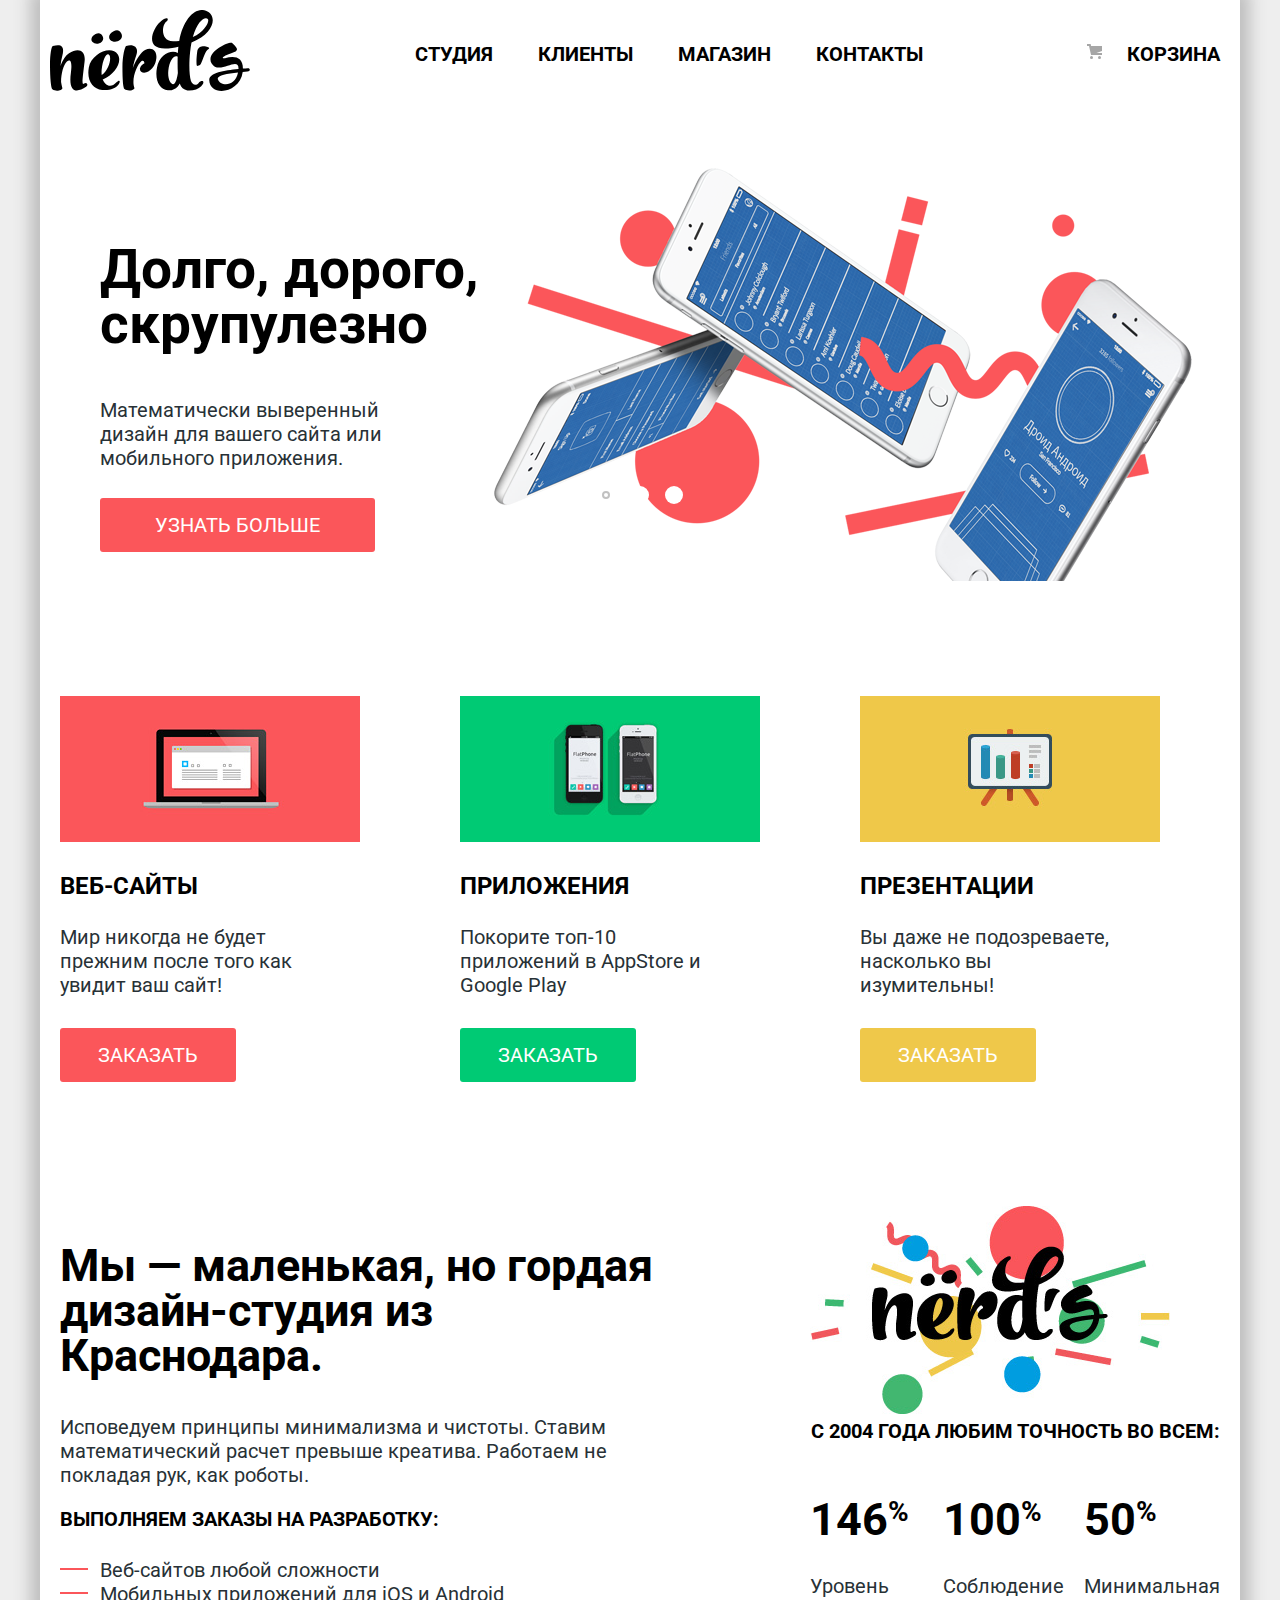
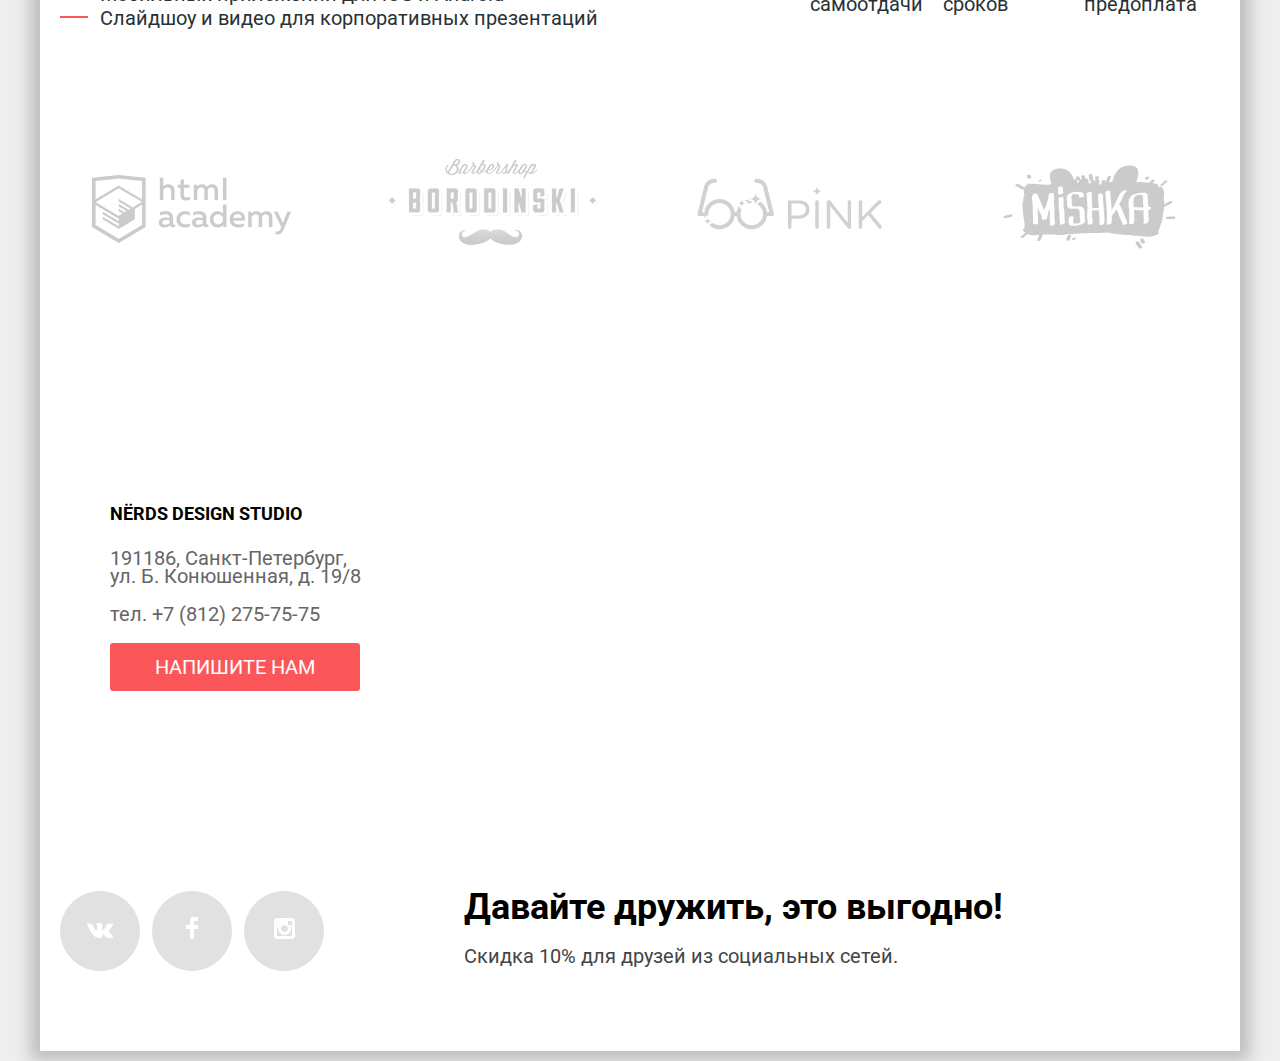
<file: index.html>
<!DOCTYPE html>
<html lang="ru">
    <head>
        <meta charset="utf-8">
        <title>HTML Academy: Нердс Главная</title>
        <link href="https://fonts.googleapis.com/css?family=Roboto:400,700&amp;subset=cyrillic,cyrillic-ext" rel="stylesheet">
        <link rel="stylesheet" type="text/css" href="css/normalize.css" />
        <link rel="stylesheet" type="text/css" href="css/style.css" />
    </head>
    <body>
        <div class="big-container very-big-container">
            
            <header class="main-header">
                <a href="#" class="main-header-logo">
                    <img src="img/nerds-logo.svg" alt="Логотип Нердс">
                </a>
                <nav class="main-navigation">
                    <ul class="site-navigation">
                        <li class="site-navigation-item"><a href="#">Студия</a></li>
                        <li class="site-navigation-item"><a href="#">Клиенты</a></li>
                        <li class="site-navigation-item"><a href="inner.html">Магазин</a></li>
                        <li class="site-navigation-item"><a href="#">Контакты</a></li>
                    </ul>
                </nav>
                <ul class="user-navigation">
                    <li>
                        <a class="shop-link" href="#"><span class="cart-no-opacity">Корзина</span></a>
                    </li>
                </ul>
            </header>

            <main class="container">
                <h1 class="visually-hidden">Нердс</h1>
                <section class="slider">
                    <input class="visually-hidden" type="radio" id="product-1" name="toggle" checked>
                    <input class="visually-hidden" type="radio" id="product-2" name="toggle">
                    <input class="visually-hidden" type="radio" id="product-3" name="toggle">
                    <div class="slider-controls">
                        <label class="slider-controls-item slider-controls-item--1" for="product-1">Первый</label>
                        <label class="slider-controls-item slider-controls-item--2" for="product-2">Второй</label>
                        <label class="slider-controls-item slider-controls-item--3" for="product-3">Третий</label>
                    </div>
                    <ul class="slider-list">
                        <li class="page-slider">
                            <h2>Долго, дорого, скрупулезно</h2>
                            <p>Математически выверенный дизайн для вашего сайта или мобильного приложения.</p>
                            <a class="button button-learn" href="">Узнать больше</a>
                        </li>
                        <li class="page-slider">
                            <h2>Любим математику как никто другой</h2>
                            <p>Никакого креатива, только математические формулы для расчета идеальных пропорций.</p>
                            <a class="button button-learn" href="">Узнать больше</a>
                        </li>
                        <li class="page-slider">
                            <h2>Только ночь, только хардкор</h2>
                            <p>Работать днем, как все? Мы против этого. Ближе к полуночи работа только начинается.</p>
                            <a class="button button-learn" href="">Узнать больше</a>
                        </li>
                    </ul>
                </section>
                <section class="scope">
                    <h2 class="visually-hidden">Наши возможности</h2>
                    <ul class="scope-list">
                        <li class="scope-item">
                            <img src="img/illustration-1.jpg" alt="На картинке изображен ноутбук">
                            <h3>Веб-сайты</h3>
                            <p>Мир никогда не будет прежним после того как увидит ваш сайт!</p>
                            <a class="button button-red" href="">Заказать</a>
                        </li>
                    </ul>
                    <ul class="scope-list">
                        <li class="scope-item">
                            <img src="img/illustration-2.jpg" alt="На картинке изображены телефоны">
                            <h3>Приложения</h3>
                            <p>Покорите топ-10 приложений в AppStore и Google Play</p>
                            <a class="button button-green" href="">Заказать</a>
                        </li>
                    </ul>
                    <ul class="scope-list">
                        <li class="scope-item">
                            <img src="img/illustration-3.jpg" alt="На картинке изображена доска с диаграммами">
                            <h3>Презентации</h3>
                            <p>Вы даже не подозреваете, насколько вы изумительны!</p>
                            <a class="button button-yellow" href="">Заказать</a>
                        </li>
                    </ul>
                </section>
                <div class="welcome-indicators">
                    <section class="welcome">
                        <h2 class="visually-hidden">Приветствие</h2>
                        <h2>Мы — маленькая, но гордая дизайн-студия из Краснодара. </h2>
                        <p>Исповедуем принципы минимализма и чистоты. Ставим математический расчет превыше креатива. Работаем не покладая рук, как роботы.</p>
                        <fieldset class="orders">
                            <legend>Выполняем заказы на разработку:</legend>
                            <ul class="orders-list">
                                <li class="orders-item">Веб-сайтов любой сложности</li>
                                <li class="orders-item">Мобильных приложений для iOS и Android</li>
                                <li class="orders-item">Слайдшоу и видео для корпоративных презентаций</li>
                            </ul>
                        </fieldset>
                    </section>
                    <section class="indicators">
                        <h2 class="visually-hidden">Показатели</h2>
                        <img src="img/nerds-illustration.jpg" alt="Раскрашенный логотип Нердс">
                        <fieldset class="indicators-group">
                            <legend>с 2004 года Любим точность во всем:</legend>
                            <ul class="indicators-group-list">
                                <li class="indicators-group-item">
                                    <h3>146<sup>%</sup></h3>
                                    <p>Уровень самоотдачи</p>
                                </li>
                                <li class="indicators-group-item">
                                    <h3>100<sup>%</sup></h3>
                                    <p>Соблюдение сроков</p>
                                </li>
                                <li class="indicators-group-item">
                                    <h3>50<sup>%</sup></h3>
                                    <p>Минимальная предоплата</p>
                                </li>
                            </ul>
                        </fieldset>
                    </section>
                </div>
                <section class="partners">
                    <ul class="partners-list">
                        <li><a class="partners-site-link" href="#"><img src="img/logo-1.png" alt="HTML Academy"></a></li>
                        <li><a class="partners-site-link" href="#"><img src="img/logo-2.png" alt="Borodinski"></a></li>
                        <li><a class="partners-site-link" href="#"><img src="img/logo-3.png" alt="Pink"></a></li>
                        <li><a class="partners-site-link" href="#"><img src="img/logo-4.png" alt="Mishka"></a></li>
                    </ul>
                </section>
                <section class="map-contacts">
                    <iframe src="https://yandex.ru/map-widget/v1/-/CBFcBUhpPA" width="1200" height="420"></iframe>
                    <div class="contacts">
                        <h3>NЁRDS DESIGN STUDIO</h3>
                        <p>
                        191186, Санкт-Петербург, <br>
                        ул. Б. Конюшенная, д. 19/8
                        </p>
                        <p>тел. +7 (812) 275-75-75</p>
                        <button class="button button-write button-js" type="submit">Напишите нам</button>
                    </div>
                </section>
            </main>

            <footer class="main-footer">
                <ul class="footer-social">
                    <li class="social-button social-vk">
                        <a href="#"><span class="visually-hidden">Вконтакте</span>
                            <svg xmlns="http://www.w3.org/2000/svg" width="26" height="15" viewBox="0 0 26 15"><path fill="#FFF" d="M16.138 11.51c.956-.309 2.18 2.04 3.483 2.939.978.681 1.727.534 1.727.534l3.473-.05s1.815-.112.957-1.554c-.071-.12-.503-1.069-2.585-3.022-2.177-2.043-1.882-1.712.739-5.244 1.597-2.153 2.236-3.468 2.036-4.028-.192-.539-1.365-.399-1.365-.399L20.69.713c-.381.001-.704.119-.851.515-.003.004-.621 1.666-1.445 3.079-1.741 2.989-2.436 3.148-2.724 2.961-.661-.433-.494-1.737-.494-2.664 0-2.897.432-4.105-.846-4.417-.427-.104-.739-.172-1.828-.182-1.392-.021-2.574 0-3.244.329-.445.223-.786.712-.579.74.26.035.843.16 1.155.586.401.552.389 1.789.389 1.789s.229 3.411-.54 3.834c-.528.29-1.25-.302-2.803-3.016-.793-1.388-1.392-2.922-1.392-2.922s-.116-.285-.326-.441c-.25-.185-.6-.244-.6-.244L.848.684S.29.7.085.946c-.182.218-.015.668-.015.668s2.909 6.881 6.203 10.347c3.02 3.182 6.452 2.971 6.452 2.971h1.555s.469-.054.709-.312c.224-.24.214-.691.214-.691s-.031-2.109.935-2.419z"/></svg>
                        </a></li>
                    <li class="social-button social-fb">
                        <a  href="#"><span class="visually-hidden">Фейсбук</span>
                            <svg xmlns="http://www.w3.org/2000/svg" width="12" height="22" viewBox="0 0 12 22"><path fill="#FFF" d="M12 4V0H8a4 4 0 0 0-4 4v4H0v4h4v10h4V12h4V8H8V4h4z"/></svg>
                        </a></li>
                    <li class="social-button social-insta" >
                        <a href="#"><span class="visually-hidden">Инстаграм</span>
                            <svg xmlns="http://www.w3.org/2000/svg" width="21" height="21" viewBox="0 0 21 21"><path fill="#FFF" d="M18 0H3C1.35 0 0 1.35 0 3v15c0 1.65 1.35 3 3 3h15c1.65 0 3-1.35 3-3V3c0-1.65-1.35-3-3-3zm-7.5 7c1.93 0 3.5 1.57 3.5 3.5S12.43 14 10.5 14 7 12.43 7 10.5 8.57 7 10.5 7zM18 18H3V9h1.181A6.504 6.504 0 0 0 4 10.5a6.5 6.5 0 1 0 13 0 6.45 6.45 0 0 0-.181-1.5H18v9zm0-11h-4V3h4v4z"/></svg>
                        </a></li>
                </ul>
                <section class="text-footer">
                    <h2>Давайте дружить, это выгодно!</h2>
                    <p>Скидка 10% для друзей из социальных сетей.</p>
                </section>
            </footer>
            
            <div class="modal for-modal-fixed">
                <div class="modal-comment">
                    <h2>Напишите нам</h2>
                    <button class="modal-close" type="button"></button>
                    <form class="comment-form" action="https://echo.htmlacademy.ru" method="post">
                        <p class="comment-flex">
                            <label class="appointment noValidLogin">Ваше имя:<br>
                                <input id="clearLogin" class="comment-flex-input" type="text" name="login" value="" placeholder="Имя Фамилия">
                            </label>
                            <label class="appointment noValidEmail">Ваш e-mail:<br>
                                <input id="clearEmail" class="comment-flex-input" type="text" name="eMail" value="" placeholder="email@example.com">
                            </label>
                        </p>
                        <p class="text-letter-p">
                            <label class="appointment noValidTextletter">Текст письма:
                                <textarea id="clearTextletter" class="text-letter" name="textLetter" placeholder="В свободной форме"></textarea>
                            </label>
                        </p>
                        <button class="button button-write" type="submit">Отправить</button>
                    </form>
                </div>
            </div>
            
        </div>
        
        <script src="js/form.js"></script>
        
    </body>
</html>
</file>
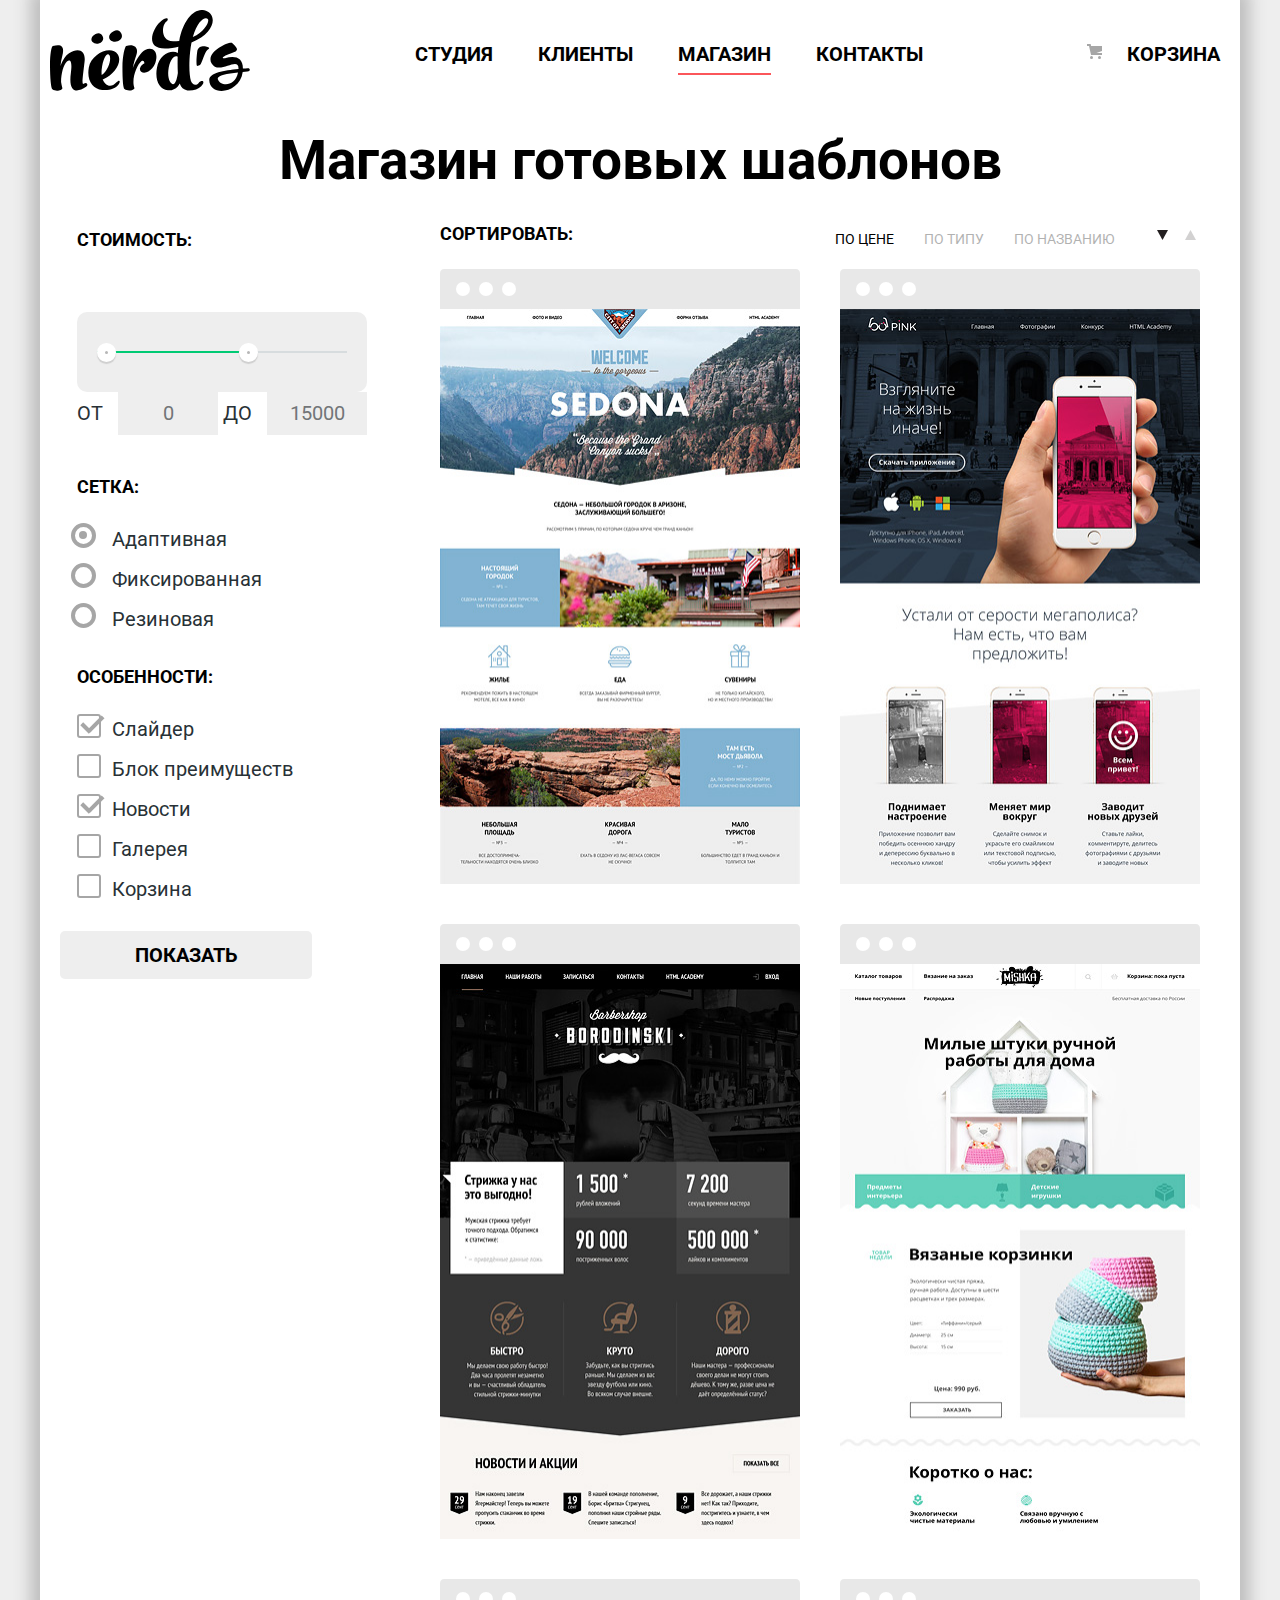
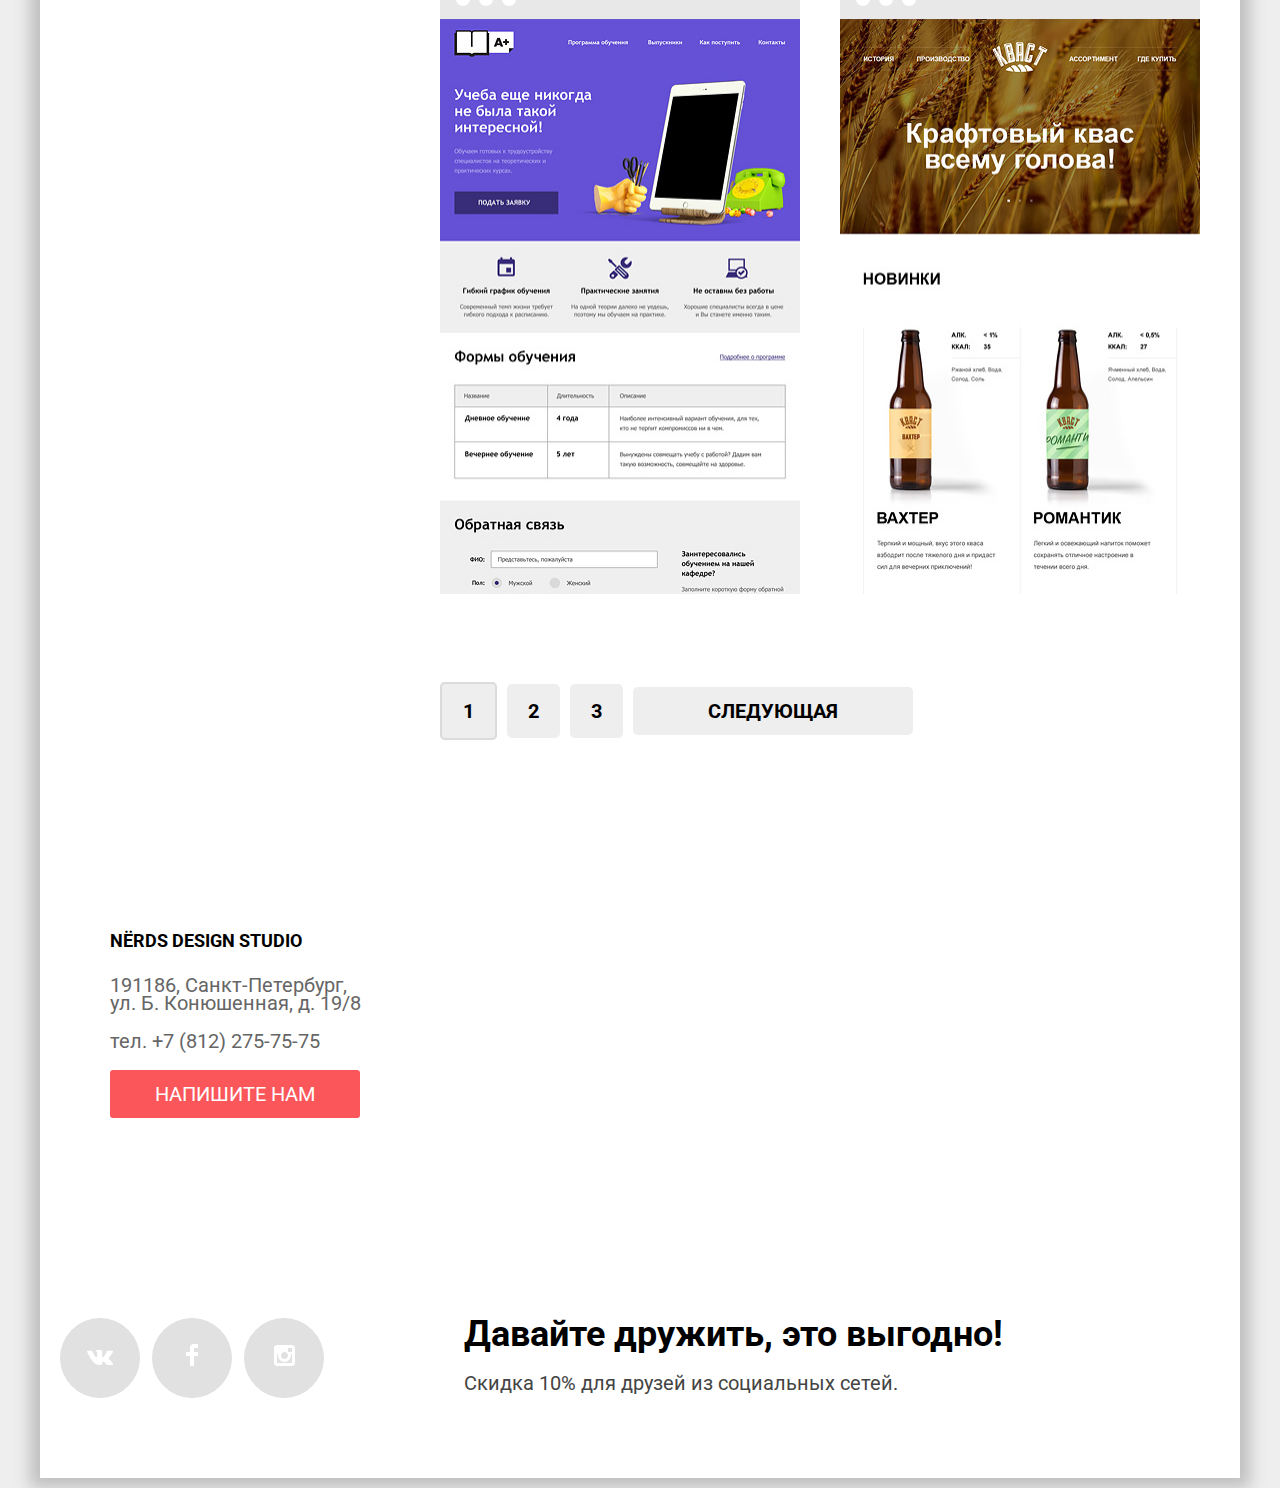
<file: inner.html>
<!DOCTYPE html>
<html lang="ru">
    <head>
        <meta charset="utf-8">
        <title>HTML Academy: Нердс Каталог</title>
        <link href="https://fonts.googleapis.com/css?family=Roboto:400,700&amp;subset=cyrillic,cyrillic-ext" rel="stylesheet">
        <link rel="stylesheet" type="text/css" href="css/normalize.css" />
        <link rel="stylesheet" type="text/css" href="css/style.css" />
    </head>
    <body>
        <div class="big-container">
        
            <header class="main-header">
                <a href="index.html" class="main-header-logo">
                    <img src="img/nerds-logo.svg" alt="Логотип Нердс">
                </a>
                <nav class="main-navigation">
                    <ul class="site-navigation">
                        <li class="site-navigation-item"><a href="#">Студия</a></li>
                        <li class="site-navigation-item"><a href="#">Клиенты</a></li>
                        <li class="site-navigation-item"><a class="site-navigation-current">Магазин</a></li>
                        <li class="site-navigation-item"><a href="#">Контакты</a></li>    
                    </ul>
                </nav>
                <ul class="user-navigation">
                    <li>
                        <a class="shop-link" href="#"><span class="cart-no-opacity">Корзина</span></a>
                    </li>
                </ul>
            </header>

            <main class="container">
                <h1 class="main-caption">Магазин готовых шаблонов</h1>
                <div class="container-flex">
                    <section class="filter">
                        <form class="filter-form" method="get" action="https://echo.htmlacademy.ru">
                            <fieldset class="filter-cost">
                                <legend>Стоимость:</legend>
                                <div class="range-filter">
                                    <div class="range-controls">
                                        <div class="scale">
                                            <div class="bar"></div>
                                        </div>
                                        <div class="toggle toggle-min"></div>
                                        <div class="toggle toggle-max"></div>
                                    </div>
                                    <label for="filter-cost-min-cost">от</label>
                                    <input name="min-cost" value="" placeholder="0" id="filter-cost-min-cost">
                                    <label for="filter-cost-max-cost">до</label>
                                    <input name="max-cost" value="" placeholder="15000" id="filter-cost-max-cost">
                                </div>
                            </fieldset>
                            <fieldset class="filter-grid">
                                <legend>Сетка:</legend>
                                <ul class="filter-grid-list">
                                    <li class="filter-grid-item">
                                        <label class="label-checkbox">
                                            <input class="visually-hidden filter-input filter-input-radio" type="radio" name="view-layout" value="" checked>
                                            <span class="checkbox-indicator"></span>
                                            <span class="checkbox-text">Адаптивная</span>
                                        </label>
                                    </li>
                                    <li class="filter-grid-item">
                                        <label class="label-checkbox">
                                            <input class="visually-hidden filter-input filter-input-radio" type="radio" name="view-layout" value="">
                                            <span class="checkbox-indicator"></span>
                                            <span class="checkbox-text">Фиксированная</span>
                                        </label>
                                    </li>
                                    <li class="filter-grid-item">
                                        <label class="label-checkbox">
                                            <input class="visually-hidden filter-input filter-input-radio" type="radio" name="view-layout" value="">
                                            <span class="checkbox-indicator"></span>
                                            <span class="checkbox-text">Резиновая</span>
                                        </label>
                                    </li>
                                </ul>
                            </fieldset>
                            <fieldset class="filter-properties">
                                <legend>Особенности:</legend>
                                <ul class="filter-properties-list">
                                    <li class="filter-properties-item">
                                        <label class="label-checkbox">
                                            <input class="visually-hidden filter-input filter-input-checkbox" type="checkbox" name="slider" checked>
                                            <span class="checkbox-indicator"></span>
                                            <span class="checkbox-text">Слайдер</span>
                                        </label>
                                    </li>
                                    <li class="filter-properties-item">
                                        <label class="label-checkbox">
                                            <input class="visually-hidden filter-input filter-input-checkbox" type="checkbox" name="advantage">
                                            <span class="checkbox-indicator"></span>
                                            <span class="checkbox-text">Блок преимуществ</span>
                                        </label>
                                    </li>
                                    <li class="filter-properties-item">
                                        <label class="label-checkbox">
                                            <input class="visually-hidden filter-input filter-input-checkbox" type="checkbox" name="news" checked>
                                            <span class="checkbox-indicator"></span>
                                            <span class="checkbox-text">Новости</span>
                                        </label>
                                    </li>
                                    <li class="filter-properties-item">
                                        <label class="label-checkbox">
                                            <input class="visually-hidden filter-input filter-input-checkbox" type="checkbox" name="gallery">
                                            <span class="checkbox-indicator"></span>
                                            <span class="checkbox-text">Галерея</span>
                                        </label>
                                    </li>
                                    <li class="filter-properties-item">
                                        <label class="label-checkbox">
                                            <input class="visually-hidden filter-input filter-input-checkbox" type="checkbox" name="shop">
                                            <span class="checkbox-indicator"></span>
                                            <span class="checkbox-text">Корзина</span>
                                        </label>
                                    </li>
                                </ul>
                            </fieldset>
                            <button class="button button-white">Показать</button>
                        </form>
                    </section>
                    <section class="catalog-sort">
                        <div class="sort">
                            <div class="sort-text">Сортировать:</div>
                            <div class="type-sort">
                                <a class="button button-sort button-sort-current" href="#">По цене</a>
                                <a class="button button-sort" href="#">По типу</a>
                                <a class="button button-sort" href="#">По названию</a>
                                <a class="icons-dir icon-down-dir icon-current" href="#"></a>
                                <a class="icons-dir icon-up-dir" href="#"></a>
                            </div>
                        </div>
                        <div class="catalog">
                            <ul class="catalog-list">
                                <li class="catalog-item">
                                    <span class="svg-browser"></span>
                                    <a class="catalog-image" href="#">
                                        <img src="img/lending1.jpg" alt="Лендинг сайта, который можно заказать у нас">
                                    </a>
                                    <div class="description">
                                        <h3>Sedona</h3>
                                        <p>Информационный сайт для туристов</p>
                                        <a class="button button-cost" href="#">9900 Руб.</a>
                                    </div>
                                </li>
                                <li class="catalog-item">
                                    <span class="svg-browser"></span>
                                    <a class="catalog-image" href="#">
                                        <img src="img/lending2.jpg" alt="Лендинг сайта, который можно заказать у нас">
                                    </a>
                                    <div class="description">
                                        <h3>Pink App</h3>
                                        <p>Продуктовый лендинг приложения для iOS и Android</p>
                                        <a class="button button-cost" href="#">9900 Руб.</a>
                                    </div>
                                </li>
                                <li class="catalog-item">
                                    <span class="svg-browser"></span>
                                    <a class="catalog-image" href="#">
                                        <img src="img/lending3.jpg" alt="Лендинг сайта, который можно заказать у нас">
                                    </a>
                                    <div class="description">
                                        <h3>Barbershop</h3>
                                        <p>Сайт салона красоты. Для мужчин, да.</p>
                                        <a class="button button-cost" href="#">9900 Руб.</a>
                                    </div>
                                </li>
                                <li class="catalog-item">
                                    <span class="svg-browser"></span>
                                    <a class="catalog-image" href="#">
                                        <img src="img/lending4.jpg" alt="Лендинг сайта, который можно заказать у нас">
                                    </a>
                                    <div class="description">
                                        <h3>Mishka</h3>
                                        <p>Интернет-магазин вязаных игрушек</p>
                                        <a class="button button-cost" href="#">9900 Руб.</a>
                                    </div>
                                </li>
                                <li class="catalog-item">
                                    <span class="svg-browser"></span>
                                    <a class="catalog-image" href="#">
                                        <img src="img/lending5.jpg" alt="Лендинг сайта, который можно заказать у нас">
                                    </a>
                                    <div class="description">
                                        <h3>A Plus</h3>
                                        <p>Лендинг курсов повышения квалификации</p>
                                        <a class="button button-cost" href="#">9900 Руб.</a>
                                    </div>
                                </li>
                                <li class="catalog-item">
                                    <span class="svg-browser"></span>
                                    <a class="catalog-image" href="#">
                                        <img src="img/lending6.jpg" alt="Лендинг сайта, который можно заказать у нас">
                                    </a>
                                    <div class="description">
                                        <h3>Кваст</h3>
                                        <p>Промо-сайт производителя крафтового кваса</p>
                                        <a class="button button-cost" href="#">9900 Руб.</a>
                                    </div>
                                </li>
                            </ul>
                            <div class="pagination-flex">
                                <ul class="pagination-list">
                                    <li class="pagination-item pagination-item-current"><a>1</a></li>
                                    <li class="pagination-item"><a href="#">2</a></li>
                                    <li class="pagination-item"><a href="#">3</a></li>
                                </ul>
                                <button class="button button-white next">Следующая</button>
                            </div>
                        </div>
                    </section>
                </div>
                <section class="map-contacts">
                    <iframe src="https://yandex.ru/map-widget/v1/-/CBFcBUhpPA" width="1200" height="420"></iframe>
                    <div class="contacts">
                        <h3>NЁRDS DESIGN STUDIO</h3>
                        <p>
                        191186, Санкт-Петербург, <br>
                        ул. Б. Конюшенная, д. 19/8
                        </p>
                        <p>тел. +7 (812) 275-75-75</p>
                        <button class="button button-write button-js" type="submit">Напишите нам</button>
                    </div>
                </section>
            </main>

            <footer class="main-footer">
                <ul class="footer-social">
                    <li class="social-button social-vk">
                        <a href="#"><span class="visually-hidden">Вконтакте</span>
                            <svg xmlns="http://www.w3.org/2000/svg" width="26" height="15" viewBox="0 0 26 15"><path fill="#FFF" d="M16.138 11.51c.956-.309 2.18 2.04 3.483 2.939.978.681 1.727.534 1.727.534l3.473-.05s1.815-.112.957-1.554c-.071-.12-.503-1.069-2.585-3.022-2.177-2.043-1.882-1.712.739-5.244 1.597-2.153 2.236-3.468 2.036-4.028-.192-.539-1.365-.399-1.365-.399L20.69.713c-.381.001-.704.119-.851.515-.003.004-.621 1.666-1.445 3.079-1.741 2.989-2.436 3.148-2.724 2.961-.661-.433-.494-1.737-.494-2.664 0-2.897.432-4.105-.846-4.417-.427-.104-.739-.172-1.828-.182-1.392-.021-2.574 0-3.244.329-.445.223-.786.712-.579.74.26.035.843.16 1.155.586.401.552.389 1.789.389 1.789s.229 3.411-.54 3.834c-.528.29-1.25-.302-2.803-3.016-.793-1.388-1.392-2.922-1.392-2.922s-.116-.285-.326-.441c-.25-.185-.6-.244-.6-.244L.848.684S.29.7.085.946c-.182.218-.015.668-.015.668s2.909 6.881 6.203 10.347c3.02 3.182 6.452 2.971 6.452 2.971h1.555s.469-.054.709-.312c.224-.24.214-.691.214-.691s-.031-2.109.935-2.419z"/></svg>
                        </a></li>
                    <li class="social-button social-fb">
                        <a  href="#"><span class="visually-hidden">Фейсбук</span>
                            <svg xmlns="http://www.w3.org/2000/svg" width="12" height="22" viewBox="0 0 12 22"><path fill="#FFF" d="M12 4V0H8a4 4 0 0 0-4 4v4H0v4h4v10h4V12h4V8H8V4h4z"/></svg>
                        </a></li>
                    <li class="social-button social-insta" >
                        <a href="#"><span class="visually-hidden">Инстаграм</span>
                            <svg xmlns="http://www.w3.org/2000/svg" width="21" height="21" viewBox="0 0 21 21"><path fill="#FFF" d="M18 0H3C1.35 0 0 1.35 0 3v15c0 1.65 1.35 3 3 3h15c1.65 0 3-1.35 3-3V3c0-1.65-1.35-3-3-3zm-7.5 7c1.93 0 3.5 1.57 3.5 3.5S12.43 14 10.5 14 7 12.43 7 10.5 8.57 7 10.5 7zM18 18H3V9h1.181A6.504 6.504 0 0 0 4 10.5a6.5 6.5 0 1 0 13 0 6.45 6.45 0 0 0-.181-1.5H18v9zm0-11h-4V3h4v4z"/></svg>
                        </a></li>
                </ul>
                <section class="text-footer">
                    <h2>Давайте дружить, это выгодно!</h2>
                    <p>Скидка 10% для друзей из социальных сетей.</p>
                </section>
            </footer>
            
            <div class="modal for-modal-fixed">
                <div class="modal-comment">
                    <h2>Напишите нам</h2>
                    <button class="modal-close" type="button"></button>
                    <form class="comment-form" action="https://echo.htmlacademy.ru" method="post">
                        <p class="comment-flex">
                            <label class="appointment noValidLogin">Ваше имя:<br>
                                <input id="clearLogin" class="comment-flex-input" type="text" name="login" value="" placeholder="Имя Фамилия">
                            </label>
                            <label class="appointment noValidEmail">Ваш e-mail:<br>
                                <input id="clearEmail" class="comment-flex-input" type="text" name="eMail" value="" placeholder="email@example.com">
                            </label>
                        </p>
                        <p class="text-letter-p">
                            <label class="appointment noValidTextletter">Текст письма:
                                <textarea id="clearTextletter" class="text-letter" name="textLetter" placeholder="В свободной форме"></textarea>
                            </label>
                        </p>
                        <button class="button button-write" type="submit">Отправить</button>
                    </form>
                </div>
            </div>
            
        </div>
        
        <script src="js/form.js"></script>
        
    </body>
</html>
</file>
<file: css/style.css>
body {
    margin: 0;
    padding: 0;
    font-family: 'Roboto', Arial, sans-serif;
    font-size: 20px;
    line-height: 24px;
    color: #283136;
    background-color: #eeeeee;
}

a {
    text-decoration: none;
}

img {
  max-width: 100%;
  height: auto;
}

.main-header {
    display: -webkit-box;
    display: -ms-flexbox;
    display: flex;
    -webkit-box-pack: justify;
        -ms-flex-pack: justify;
            justify-content: space-between;
    margin-left: 10px;
    margin-right: 20px;
    padding-top: 10px;
}

.main-caption {
    text-align: center;
}

.main-header-logo img {
    width: 200px;
    height: auto;
}

.main-header-logo:hover img {
    opacity: 0.8;
}

.main-header-logo:focus img {
    opacity: 0.3;
}

.main-navigation {
    color: #000000;
    padding-top: 9px;
}

.site-navigation {
    display: -webkit-box;
    display: -ms-flexbox;
    display: flex;
}

.site-navigation-item {
    margin-right: 45px;
}

.site-navigation-item:last-child {
    margin-right: 0;
}

.user-navigation {
    padding-top: 9px;
    padding-left: 0;
    margin-bottom: 0;
    list-style: none;
    font-weight: bold;
    line-height: 30px;
}

.site-navigation {
    list-style: none;
    font-weight: bold;
    line-height: 30px;
    padding: 0;
}

.site-navigation a,
.user-navigation a {
    color: #000000;
    text-transform: uppercase;
}

.site-navigation a:hover,
.user-navigation a:hover {
    color: #fb565a;
}

.site-navigation a:focus,
.site-navigation a:active {
    color: #000000;
    opacity: 0.3;
}

.cart-no-opacity:focus,
.cart-no-opacity:active {
    color: #000000;
    opacity: 0.3;
}

.site-navigation-current {
    padding-bottom: 7px;
    border-bottom: 2px solid #fb565a;
}

.site-navigation .site-navigation-current:hover,
.site-navigation .site-navigation-current:focus,
.site-navigation .site-navigation-current:active {
    color: #000000;
}

.big-container {
  width: 1200px;
  background-color: #ffffff;
  margin: 0 auto;
  -webkit-box-shadow: 0px 0px 15px 10px #bfbfbf;
          box-shadow: 0px 0px 15px 10px #bfbfbf;
}

.slider {
    position: relative;
}

.slider-list {
    list-style: none;
}

.slider-list h2 {
    font-size: 55px;
    line-height: 55px;
    color: #000000;
    width: 520px;
}

.page-slider {
    display: none;
    margin-left: 20px;
    margin-right: 20px;
    margin-bottom: 80px;
    background-position: right;
    padding-top: 80px;
    padding-bottom: 80px;
}

.page-slider:nth-child(1) {
    background-image: url(../img/nerds-index-slide1.png);
    background-repeat: no-repeat;
}

.page-slider:nth-child(2) {
    background-image: url(../img/nerds-index-slide2.png);
    background-repeat: no-repeat;
}

.page-slider:nth-child(3) {
    background-image: url(../img/nerds-index-slide3.png);
    background-repeat: no-repeat;
}

.slider-controls {
    position: absolute;
    left: 50%;
    bottom: 120px;
    z-index: 100;
    width: 160px;
    height: 18px;
    text-align: center;
    font-size: 0;
    -webkit-transform: translateX(-50%);
        -ms-transform: translateX(-50%);
            transform: translateX(-50%);
}

.slider-controls label {
    position: relative;
    display: inline-block;
    width: 18px;
    height: 18px;
    padding: 8px;
    border-radius: 50%;
    cursor: pointer;
}

.slider-controls label::after {
    content: "";
    position: absolute;
    width: 18px;
    height: 18px;
    background-color: #ffffff;
    top: 8px;
    left: 8px;
    z-index: 1;
    border-radius: 50%;
}

#product-1:checked ~ .slider-list .page-slider:nth-child(1) {
    display: block;
}

#product-2:checked ~ .slider-list .page-slider:nth-child(2) {
    display: block;
}

#product-3:checked ~ .slider-list .page-slider:nth-child(3) {
    display: block;
}

#product-1:checked ~ .slider-controls .slider-controls-item--1::before,
#product-2:checked ~ .slider-controls .slider-controls-item--2::before,
#product-3:checked ~ .slider-controls .slider-controls-item--3::before {
    content: "";
    position: absolute;
    left: 50%;
    top: 50%;
    z-index: 2;
    width: 4px;
    height: 4px;
    margin: -4px;  
    background-color: inherit;
    border: 2px solid #c1c1c1;
    border-radius: 50%;
}

.page-slider p {
    width: 350px;
    margin-bottom: 42px;
}

.button {
    text-align: center;
    color: #ffffff;
    vertical-align: middle;
    text-transform: uppercase;
    background-color: #fb565a;
    border: none;
    line-height: 18px;
}

.button:hover {
    background-color: #e74246;
    cursor: pointer;
}

.button:focus,
.button:active {
    color: rgba(255, 255, 255, 0.3);
    background-color: #d7373b;
}

.scope {
    display: -webkit-box;
    display: -ms-flexbox;
    display: flex;
    margin-bottom: 120px;
}

.scope h3 {
    color: #000000;
    text-transform: uppercase;
    font-size: 24px;
    line-height: 30px;
}

.scope-list {
    width: 33%;
    padding-left: 20px;
    margin-top: 0;
}

.scope-item {
    list-style: none;
}

.scope-item p {
    width: 260px;
    margin-bottom: 45px;
}
.button-red {
    padding: 15px 38px;
    border-radius: 3px;
}

.button-green {
    background-color: #00ca74;
    padding: 15px 38px;
    border-radius: 3px;
}

.button-green:hover {
    background-color: #00bc6c;
}

.button-green:focus,
.button-green:active {
    background-color: #00aa62;
}

.button-yellow {
    background-color: #efc84a;
    padding: 15px 38px;
    border-radius: 3px;
}

.button-yellow:hover {
    background-color: #eab534;
}

.button-yellow:focus,
.button-yellow:active {
    background-color: #e5a722;
}

.welcome h2 {
    font-size: 45px;
    line-height: 45px;
    color: #000000;
}

.orders {
    border: 0;
    margin-left: 0;
    padding-left: 0;
}

.orders legend {
    text-transform: uppercase;
    color: #000000;
    font-weight: bold;
}

.orders-list {
    padding-left: 0;
}

.orders-item {
    position: relative;
    list-style: none;
    padding-left: 40px;
}

.orders-item::before {
    content: "";
    top: 10px;
    left: 0;
    position: absolute;
    width: 28px;
    height: 2px;
    background-color: #fb565a;
}

.indicators-group {
    border: 0;
    margin: 0;
    padding: 0;
}

.indicators-group legend {
    text-transform: uppercase;
    color: #000000;
    font-weight: bold;
    text-align: center;
}

.indicators-group li {
    list-style: none;
}

.indicators-group h3 {
    font-size: 45px;
    color: #000000;
}

.indicators-group p {
    line-height: 18px;
    color: #283136;
}

.partners li {
    list-style: none;
}

.partners a {
    opacity: 0.2;
}

.partners a:hover {
    opacity: 1;
}

.partners a:focus,
.partners a:active {
    opacity: 0.1;
}

.contacts {
    position: absolute;
    top: 55px;
    left: 20px;
    line-height: 18px;
    color: #666666;
    width: 320px;
    height: 310px;
    background-color: #ffffff;
    padding-left: 50px;
    padding-top: 50px;
    -webkit-box-sizing: border-box;
            box-sizing: border-box;
}

.contacts h3 {
    font-size: 18px;
    line-height: 30px;
    color: #000000;
}

.main-footer {
    display: -webkit-box;
    display: -ms-flexbox;
    display: flex;
    -webkit-box-align:center;
        -ms-flex-align:center;
            align-items:center;
    padding-bottom: 60px;
    margin-bottom: 10px;
}

.main-footer h2 {
    font-size: 36px;
    line-height: 36px;
    color: #000000;
    margin-top: 0;
    margin-bottom: 0;
}

.main-footer p {
    line-height: 22px;
    color: #444444;
}

.modal {
    display: none;
}

.modalAnimation {
    -webkit-animation: bounce 0.6s;
            animation: bounce 0.6s;
}

.comment-flex {
    display: -webkit-box;
    display: -ms-flexbox;
    display: flex;
    -webkit-box-pack: justify;
        -ms-flex-pack: justify;
            justify-content: space-between;
    margin-bottom: 35px;
}

.comment-flex-input {
    margin-top: 10px;
    width: 360px;
    height: 52px;
    border: 2px solid #d7dcde;
    border-radius: 5px;
    -webkit-box-sizing: border-box;
            box-sizing: border-box;
    padding-left: 15px;
    outline-color: #c7c2c2;
}

.comment-flex-input:hover {
    border-color: #b4b9bb;
}

.comment-flex-input:focus,
.comment-flex-input:active {
    border-color: #000000;
}

.text-letter {
    margin-top: 10px;
    padding-top: 10px;
    width: 100%;
    height: 120px;
    border: 2px solid #d7dcde;
    border-radius: 5px;
    -webkit-box-sizing: border-box;
            box-sizing: border-box;
    padding-left: 15px;
    outline-color: #c7c2c2;
    resize: none;
}

.text-letter:hover {
    border-color: #b4b9bb;
}

.text-letter:focus {
    border-color: #000000;
}

.modal-comment {
    position: relative;
    width: 960px;
    height: 595px;
    background-color: #ffffff;
    padding-left: 100px;
    padding-right: 100px;
    padding-top: 70px;
    -webkit-box-sizing: border-box;
            box-sizing: border-box;
    -webkit-box-shadow: 0px 50px 70px 30px #bfbfbf;
          box-shadow: 0px 50px 70px 10px #bfbfbf;
    border: 2px solid #ebebeb;
    box-sizing: border-box;
}

.modal-comment h2 {
    font-size: 45px;
    line-height: 45px;
    color: #000000;
    margin-top: 0;
}

.modal-comment label {
    line-height: 18px;
    color: #000000;
    font-weight: bold;
}

.modal-close {
    position: absolute;
    top: 80px;
    left: 843px;
    width: 21px;
    height: 21px;
    background-image: url(../img/close-cross.svg);
    background-repeat: no-repeat;
    background-color: #ffffff;
    border: none;
    opacity: 0.3;
    outline: none;
}

.modal-close:hover,
.modal-close:focus {
    opacity: 1;
    cursor: pointer;
}

.for-modal-fixed {
    position: fixed;
    top: 80px;
    left: 50%;
    z-index: 200;
    -webkit-transform: translateX(-50%);
        -ms-transform: translateX(-50%);
            transform: translateX(-50%);
}

.appointment ::-webkit-input-placeholder {
    color: #444444;
    opacity: 0.5;
}
.appointment :-moz-input-placeholder {
    color: #444444;
    opacity: 0.5;
}
.appointment ::-moz-input-placeholder {
    color: #444444;
    opacity: 0.5;
}
.appointment :-ms-input-placeholder {
    color: #444444;
    opacity: 0.5;
}

.appointment ::-webkit-textarea-placeholder {
    color: #444444;
    opacity: 0.5;
}
.appointment :-moz-textarea-placeholder {
    color: #444444;
    opacity: 0.5;
}
.appointment ::-moz-textarea-placeholder {
    color: #444444;
    opacity: 0.5;
}
.appointment :-ms-textarea-placeholder {
    color: #444444;
    opacity: 0.5;
}

.container {
    margin-bottom: 70px;
}

.container h1 {
    font-size: 55px;
    line-height: 55px;
    color: #000000;
}

.filter {
    color: #283136;
    line-height: 20px;
    padding-left: 20px;
}

.filter-cost {
    color: #283136;
    text-transform: uppercase;
    line-height: 22px;
}

.filter fieldset {
    border: 0;
}

.filter legend {
    font-size: 18px;
    line-height: 30px;
    font-weight: bold;
    color: #000000;
    text-transform: uppercase;
}

.filter-cost input {
    width: 80px;
    background-color: #eeeeee;
    border: none;
    padding: 10px;
    text-align: center;
    outline: none;
}

.filter-cost label {
    margin-right: 10px;
}

.filter-cost ::-webkit-input-placeholder  {
    color: #727578;
    text-align: center;
}
.filter-cost :-moz-input-placeholder {
    color: #727578;
    text-align: center;
}
.filter-cost ::-moz-input-placeholder {
    color: #727578;
    text-align: center;
}
.filter-cost :-ms-input-placeholder {
    color: #727578;
    text-align: center;
}

.filter-grid-list,
.filter-properties-list {
    padding-left: 0;
    list-style: none;
}

.button-white {
    background-color: #eeeeee;
    color: #000000;
    outline: none;
    line-height: 18px;
    font-weight: bold;
    text-transform: uppercase;
    color: #000000;
    padding: 15px 75px;
    border-radius: 5px;
}

.button-white:hover {
    background-color: #dfdfdf;
    color: #000000;
}

.button-white:focus,
.button-white:active {
    background-color: #d5d5d5;
    color: rgba(0,0,0, 0.3);
    opacity: 1;
    border-radius: 5px;
    -webkit-box-shadow: 0px -4px 0px -1px #bfbfbf;
            box-shadow: 0px -4px 0px -1px #bfbfbf;
}

.sort {
    display: -webkit-box;
    display: -ms-flexbox;
    display: flex;
    -webkit-box-pack: justify;
        -ms-flex-pack: justify;
            justify-content: space-between;
    margin-right: 40px;
}

.sort-text {
    font-size: 18px;
    line-height: 18px;
    font-weight: bold;
    color: #000000;
    text-transform: uppercase;
}

.button-sort {
    font-size: 14px;
    line-height: 18px;
    background-color: #ffffff;
    color: #000000;
    opacity: 0.3;
    margin-right: 25px;
}

.button-sort:last-child {
    margin-right: 50px;
}

.button-sort:hover {
    background-color: #ffffff;
    color: #000000;
    opacity: 0.6;
}

.button-sort:focus,
.button-sort:active {
    background-color: #ffffff;
    color: #000000;
    opacity: 1;
}

.button-sort-current,
.button-sort-current:hover,
.button-sort-current:focus,
.button-sort-current:active {
    background-color: #ffffff;
    color: #000000;
    opacity: 1;
}

.catalog-item {
    position: relative;
    list-style: none;
    margin-bottom: 35px;
    margin-right: 40px;
}

.catalog-item:hover .svg-browser {
    opacity: 1;
    cursor: pointer;
}

.catalog-item:hover .description {
    opacity: 1;
}

.catalog-item h3 {
    font-size: 18px;
    line-height: 30px;
    color: #000000;
    text-transform: uppercase;
    padding-top: 30px;
}

.catalog-item p {
    line-height: 18px;
    color: #666666;
    max-width: 240px;
    margin: 0 auto;
    margin-bottom: 30px;
}

.catalog-item img {
    width: 360px;
    height: 575px;
}

.catalog-image img {
    margin-top: 40px;
}

.svg-browser {
    content: "";
    position: absolute;
    width: 360px;
    height: 40px;
    background-image: url(../img/browser.svg);
    background-repeat: no-repeat;
    background-position: 0 0;
    opacity: 0.12;
    -webkit-transition: all 0.3s ease;;
    -o-transition: all 0.3s ease;;
    transition: all 0.3s ease;
}

.catalog-item:nth-child(2n) {
    margin-right: 0;
}

.catalog-item:last-child {
    margin-bottom: 60px;
}

.button-cost {
    padding: 15px 45px;
    border-radius: 3px;
    outline: none;
}

.button-cost:focus,
.button-cost:active {
    color: rgba(255, 255, 255, 1);
}

.pagination-list {
    list-style: none;
    display: -webkit-box;
    display: -ms-flexbox;
    display: flex;
    padding-left: 0;
}

.pagination-item {
    margin-right: 10px;
}

.pagination-item a {
    background-color: #eeeeee;
    line-height: 18px;
    font-weight: bold;
    color: #000000;
    padding: 15px 21px;
    border-radius: 5px;
}

.pagination-item a:hover {
    background-color: #dfdfdf;
    color: #000000;
}

.pagination-item a:focus,
.pagination-item a:active {
    background-color: #d5d5d5;
    color: rgba(0,0,0, 0.3);
    opacity: 1;
    border-radius: 5px;
    border-top: 3px solid #bfbfbf;
}

.pagination-item-current a {
    background-color: #eeeeee;
    line-height: 18px;
    font-weight: bold;
    color: #000000;
    border: 2px solid #dbdbdb;
    border-radius: 5px;
}
.pagination-item-current a:hover,
.pagination-item-current a:focus,
.pagination-item-current a:active {
    background-color: #eeeeee;
    line-height: 18px;
    font-weight: bold;
    color: #000000;
    border: 2px solid #dbdbdb;
    border-radius: 5px;
    opacity: 1;
}

.next {
    line-height: 18px;
    font-weight: bold;
    text-transform: uppercase;
    color: #000000;
    padding: 15px 75px;
    border-radius: 5px;
}

.visually-hidden {
    display: none;
}

.welcome-indicators {
    display: -webkit-box;
    display: -ms-flexbox;
    display: flex;
    -webkit-box-pack: justify;
        -ms-flex-pack: justify;
            justify-content: space-between;
    margin-left: 20px;
    margin-right: 20px;
}

.welcome {
    margin-right: 12.5%;
}

.indicators-group-list {
    display: -webkit-box;
    display: -ms-flexbox;
    display: flex;
    padding-left: 0;
}

.indicators-group-list sup {
    font-size: 28px;
}

.indicators-group-item {
    margin-right: 20px;
}

.indicators-group-item:last-child {
    margin-right: 0;
}

.partners-list {
    display: -webkit-box;
    display: -ms-flexbox;
    display: flex;
    padding-left: 20px;
    padding-right: 20px;
    -webkit-box-pack: justify;
        -ms-flex-pack: justify;
            justify-content: space-between;
    margin-top: 0;
    margin-bottom: 28px;
    padding-top: 50px;
    padding-bottom: 50px;
}

.text-footer {
    margin-left: 140px;
    padding-top: 15px;
}

.container-flex {
    display: -webkit-box;
    display: -ms-flexbox;
    display: flex;
    -webkit-box-pack: justify;
        -ms-flex-pack: justify;
            justify-content: space-between;
    margin-bottom: 60px;
}

.catalog-list {
    display: -webkit-box;
    display: -ms-flexbox;
    display: flex;
    -ms-flex-wrap: wrap;
        flex-wrap: wrap;
    padding-left: 0;
    width: 800px;
}

.pagination-flex {
    display: -webkit-box;
    display: -ms-flexbox;
    display: flex;
    -webkit-box-align: baseline;
        -ms-flex-align: baseline;
            align-items: baseline;
}

.button-learn {
    padding: 15px 55px;
    border-radius: 3px;
}

.button-write {
    padding: 15px 45px;
    border-radius: 3px;
    outline: none;
}

.shop-link {
    position: relative;
    padding-left: 40px;
}

.shop-link::before {
    content: "";  
    position: absolute;
    top: 2px;
    left: 0;  
    width: 15px;
    height: 15px;  
    background-image: url(../img/cart-icon.svg);
    background-repeat: no-repeat;
    background-position: 0 0;
}

.map-contacts {
    position: relative;
}

.map-contacts img {
    width: 1200px;
    height: 415px;
}

.map-contacts iframe {
    border: 0;
}

.footer-social {
    display: -webkit-box;
    display: -ms-flexbox;
    display: flex;
    padding-left: 20px;
}

.footer-social li {
    list-style: none;
}

.social-button {
    display: -webkit-box;
    display: -ms-flexbox;
    display: flex;
    width: 80px;
    height: 80px;
    border: 1px solid #e1e1e1;
    border-radius: 80px;
    background-color: #e1e1e1;
    -webkit-box-sizing: border-box;
            box-sizing: border-box;
    -webkit-box-align: center;
        -ms-flex-align: center;
            align-items: center;
    -webkit-box-pack: center;
        -ms-flex-pack: center;
            justify-content: center;
    margin-right: 12px;
}

.social-button:last-child {
    margin-right: 0;
}

.social-button:hover {
    background-color: #e74246;
    cursor: pointer;
}

.social-button:focus,
.social-button:active {
    background-color: #d7373b;
}

.social-button path {
  fill: #ffffff;
}

.social-button:focus path,
.social-button:active path {
    fill: rgba(227, 115, 118, 0.7);
}

.range-filter {
    margin-top: 50px;
    margin-bottom: 25px;
}

.range-controls {
    position: relative;
    height: 41px;
    background-color: #eeeeee;
    border-radius: 10px;
    padding-top: 39px;
}

.range-controls .scale {
    height: 2px;
    background-color: #d7dcde;
    margin-left: 20px;
    margin-right: 20px;
}

.range-controls .bar {
    height: 2px;
    background-color: #00ca74;
    width: 160px;
}

.range-controls .toggle {
    position: absolute;
    width: 3px;
    height: 3px;
    background-color: #b7b7b7;
    border: 8px solid #ffffff;
    border-radius: 50%;
    -webkit-box-shadow: 0 2px 1px 0 #cfcfcf;
            box-shadow: 0 2px 1px 0 #cfcfcf;
    cursor: pointer;
}

.range-controls .toggle:hover {
    background-color: #4d4d4d;
}

.range-controls .toggle-min {
    top: 31px;
    left: 20px;
}

.range-controls .toggle-max {
    top: 31px;
    left: 162px;
}

.filter-grid-item,
.filter-properties-item {
    margin-bottom: 20px;
}

.checkbox-text {
    margin-left: 35px;
}

.label-checkbox {
    position: relative;
    font-weight: 400;
    cursor: pointer;
    margin-bottom: 20px;
}

.label-checkbox input[type="checkbox"] + .checkbox-indicator {
    position: absolute;   
    top: -3px;
    left: 0px;    
    width: 20px;
    height: 20px;    
    border: 2px solid #a6a6a6;
    border-radius: 3px;
}

.label-checkbox input[type="checkbox"]:checked + .checkbox-indicator::before {
    content: "";
    position: absolute;
    top: 10px;
    left: 1px;
    width: 12px;
    height: 4px;
    background-color: #a6a6a6;
    -webkit-transform: rotate(45deg);
        -ms-transform: rotate(45deg);
            transform: rotate(45deg);
}

.label-checkbox input[type="checkbox"]:checked + .checkbox-indicator::after {
    content: "";
    position: absolute;
    top: 6px;
    left: 7px;
    width: 20px;
    height: 4px;
    background-color: #a6a6a6;
    -webkit-transform: rotate(-45deg);
        -ms-transform: rotate(-45deg);
            transform: rotate(-45deg);
}

.label-checkbox input[type="checkbox"]:hover + .checkbox-indicator {
    border: 2px solid #4d4d4d;
}

.label-checkbox input[type="checkbox"]:hover:checked + .checkbox-indicator::before,
.label-checkbox input[type="checkbox"]:hover:checked + .checkbox-indicator::after {
    background-color: #4d4d4d;
}


.label-checkbox input[type="radio"] + .checkbox-indicator {
    position: absolute;   
    top: -4px;
    left: -6px;    
    width: 25px;
    height: 25px;
    border: 4px solid #a6a6a6;
    border-radius: 50%;
    -webkit-box-sizing: border-box;
            box-sizing: border-box;
}

.label-checkbox input[type="radio"]:checked + .checkbox-indicator::before {
    content: "";
    position: absolute;   
    top: 4px;
    left: 4px;    
    width: 8px;
    height: 8px;
    background-color: #a6a6a6;
    border-radius: 50%;
}

.label-checkbox input[type="radio"]:hover + .checkbox-indicator {
    border: 4px solid #4d4d4d;
}

.label-checkbox input[type="radio"]:hover:checked + .checkbox-indicator::before {
    background-color: #4d4d4d;
}

.text-letter-p {
    margin-bottom: 50px;
}

.description {
    position: absolute;
    text-align: center;
    top: 385px;
    left: 0;
    width: 360px;
    height: 230px;
    background-color: #ffffff;
    opacity: 0;
    -webkit-transition: all 0.3s ease;;
    -o-transition: all 0.3s ease;;
    transition: all 0.3s ease;
}

@-webkit-keyframes bounce {
  0% {
    -webkit-transform: translate(-50%, -2000px);
            transform: translate(-50%, -2000px);
  }

  70% {
    -webkit-transform: translate(-50%, 30px);
            transform: translate(-50%, 30px);
  }

  90% {
    -webkit-transform: translate(-50%, -10px);
            transform: translate(-50%, -10px);
  }

  100% {
    -webkit-transform: translate(-50%, 0px);
            transform: translate(-50%, 0px);
  }
}

@keyframes bounce {
  0% {
    -webkit-transform: translate(-50%, -2000px);
            transform: translate(-50%, -2000px);
  }

  70% {
    -webkit-transform: translate(-50%, 30px);
            transform: translate(-50%, 30px);
  }

  90% {
    -webkit-transform: translate(-50%, -10px);
            transform: translate(-50%, -10px);
  }

  100% {
    -webkit-transform: translate(-50%, 0px);
            transform: translate(-50%, 0px);
  }
}

.noValid input {
    border-color: #e74246 !important;
}

.noValid textarea {
    border-color: #e74246 !important;
}

.noValid ::-webkit-input-placeholder {
    color: #e74246;
}
.noValid :-moz-input-placeholder {
    color: #e74246;
}
.noValid ::-moz-input-placeholder {
    color: #e74246;
}
.noValid :-ms-input-placeholder {
    color: #e74246;
}

.type-sort {
    position: relative;
    margin-right: 60px;
}

.icons-dir {
    position: absolute;
    width: 11px;
    height: 10px;
    top: 5px;
    opacity: 0.2;
}

.icon-down-dir {
    left: 322px;
    background-image: url(../img/icon-down-dir.svg);
    background-repeat: no-repeat;
}

.icon-up-dir {
    left: 350px;
    background-image: url(../img/icon-up-dir.svg);
    background-repeat: no-repeat;
}

.icon-down-dir:hover,
.icon-up-dir:hover {
    opacity: 0.5;
}

.icon-down-dir:focus,
.icon-up-dir:focus {
    opacity: 1;
}

.icon-current {
    opacity: 1;
}

.icon-current:hover,
.icon-current:focus, 
.icon-current:active {
    opacity: 1;
    cursor:default;
}
</file>
